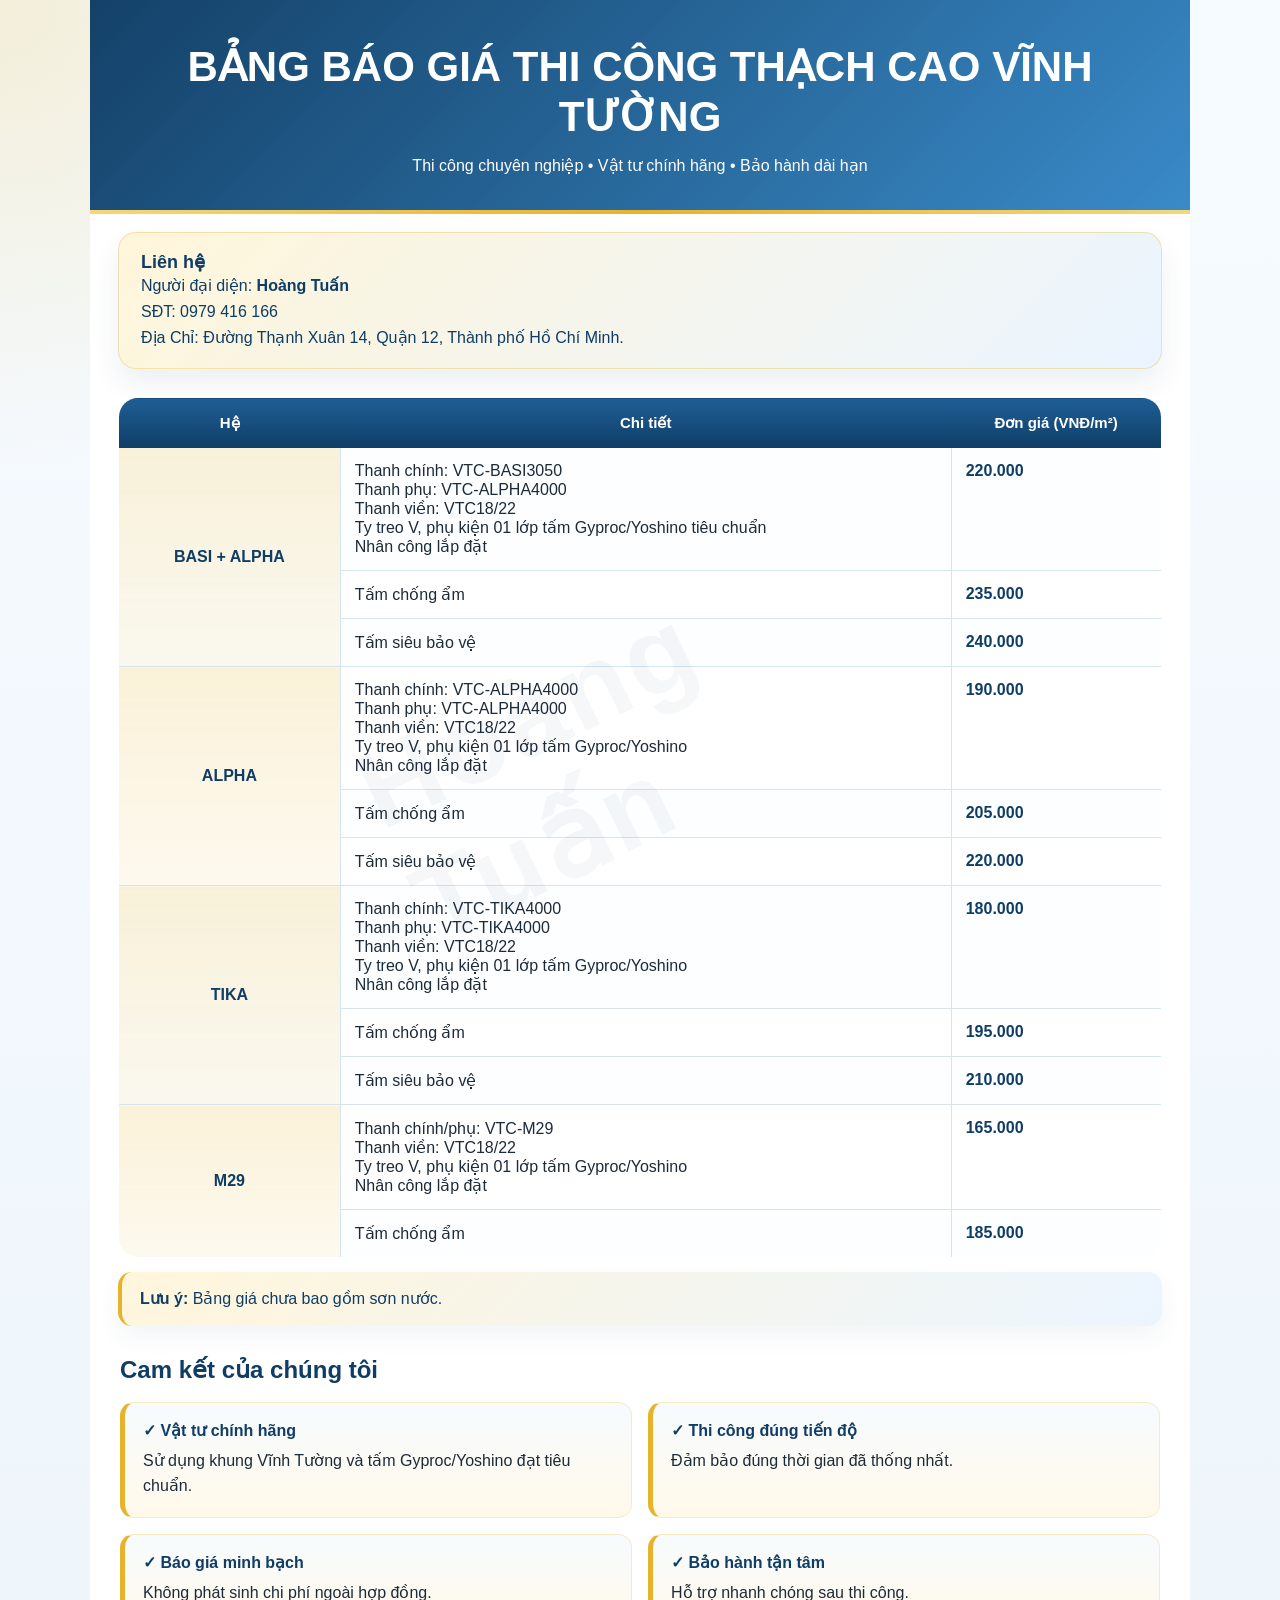
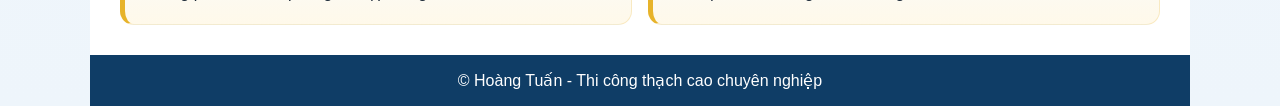
<file: index.html>
<!DOCTYPE html>
<html lang="vi">

<head>
    <meta charset="UTF-8">
    <title>Bảng Báo Giá Thi Công Thạch Cao</title>
    <link rel="stylesheet" href="style.css">
</head>

<body>
    <div class="container">
        <header>
            <h1>BẢNG BÁO GIÁ THI CÔNG THẠCH CAO VĨNH TƯỜNG</h1>
            <p>Thi công chuyên nghiệp • Vật tư chính hãng • Bảo hành dài hạn</p>
        </header>
        <div class="contact contact-top">
            <h2>Liên hệ</h2>
            <p>Người đại diện: <b>Hoàng Tuấn</b></p>
            <p>SĐT: 0979 416 166</p>
            <p>Địa Chỉ: Đường Thạnh Xuân 14, Quận 12, Thành phố Hồ Chí Minh.</p>
        </div>
        <div id="pricing-table"></div>
        <div class="pricing-note">
            <p><strong>Lưu ý:</strong> Bảng giá chưa bao gồm sơn nước.</p>
        </div>
        <div class="section">
            <h2>Cam kết của chúng tôi</h2>
            <div class="cards">
                <div class="card"><b>✓ Vật tư chính hãng</b>
                    <p>Sử dụng khung Vĩnh Tường và tấm Gyproc/Yoshino đạt tiêu chuẩn.</p>
                </div>
                <div class="card"><b>✓ Thi công đúng tiến độ</b>
                    <p>Đảm bảo đúng thời gian đã thống nhất.</p>
                </div>
                <div class="card"><b>✓ Báo giá minh bạch</b>
                    <p>Không phát sinh chi phí ngoài hợp đồng.</p>
                </div>
                <div class="card"><b>✓ Bảo hành tận tâm</b>
                    <p>Hỗ trợ nhanh chóng sau thi công.</p>
                </div>
            </div>
        </div>
        <div class="footer">© Hoàng Tuấn - Thi công thạch cao chuyên nghiệp</div>
    </div>
    <script src="pricing.js"></script>
    <script>
        renderPricingTable({ targetId: 'pricing-table', priceOffset: 0 });
    </script>
</body>

</html>
</file>
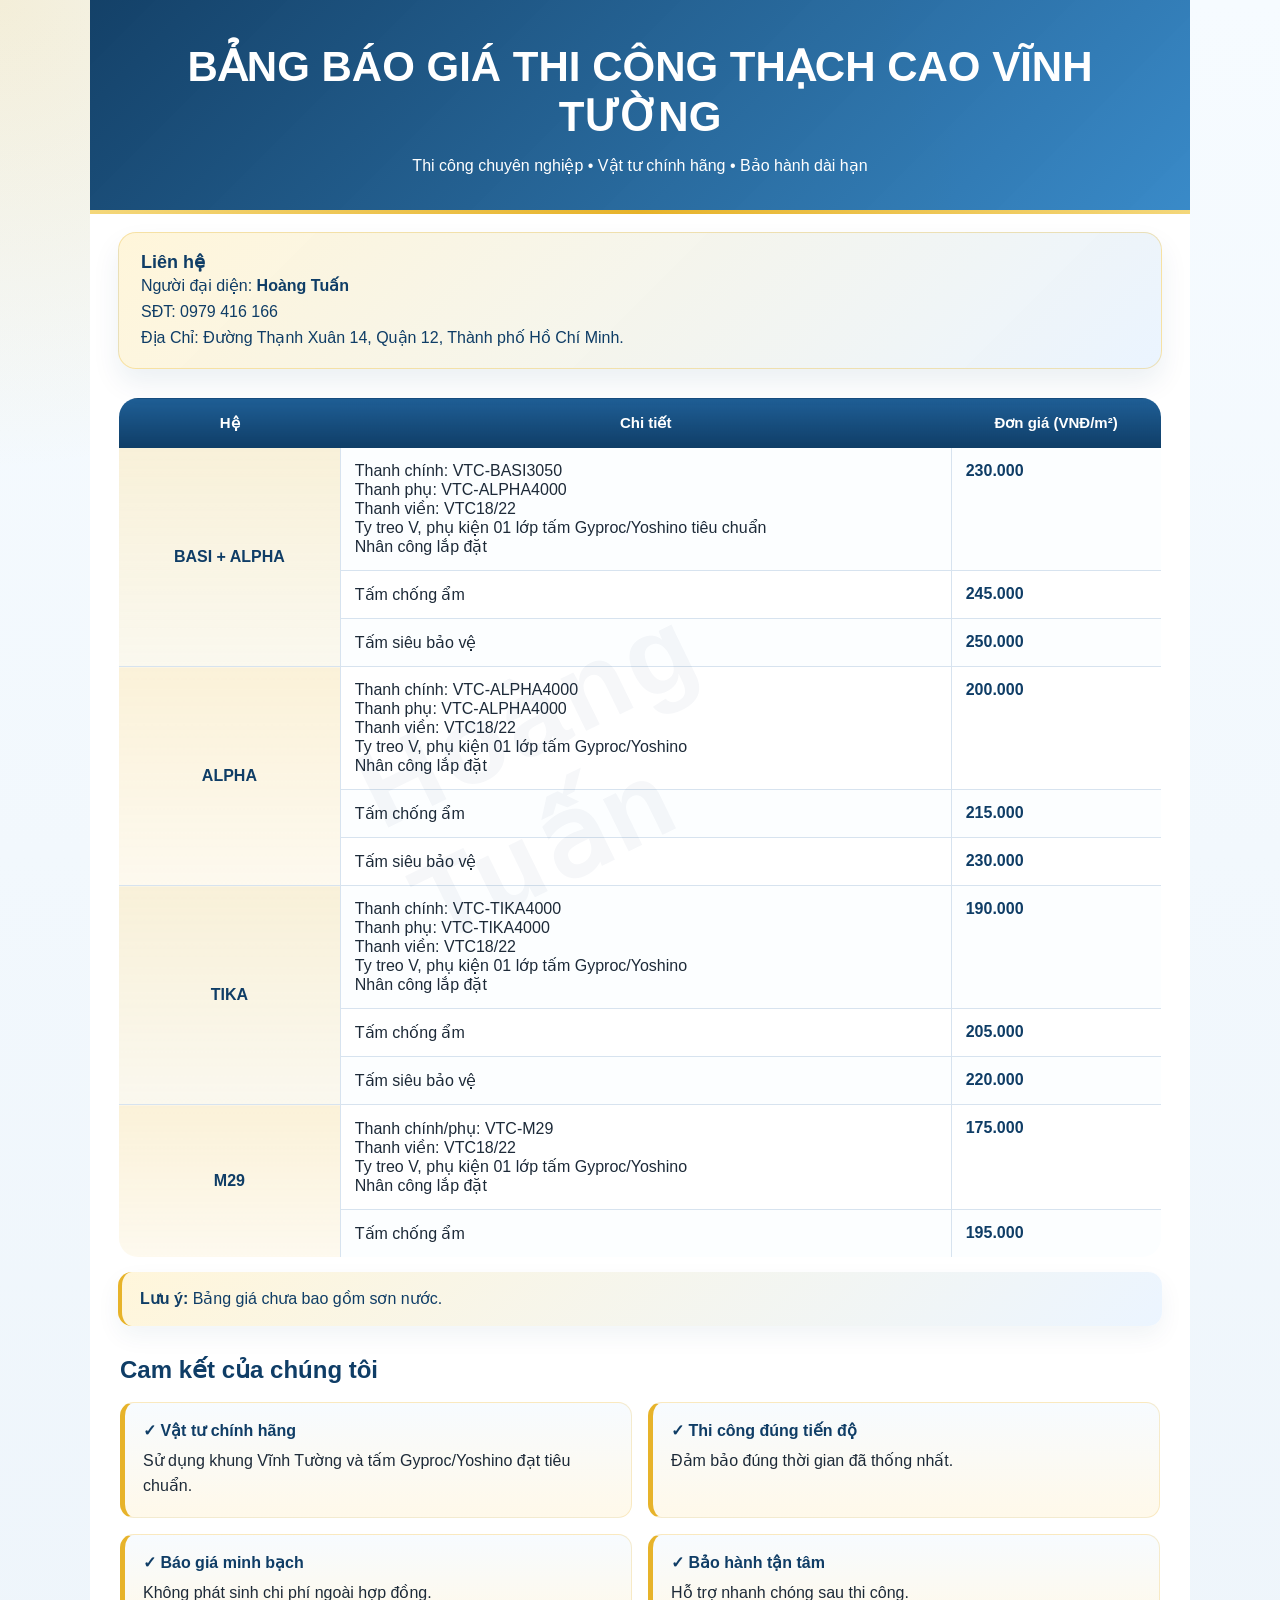
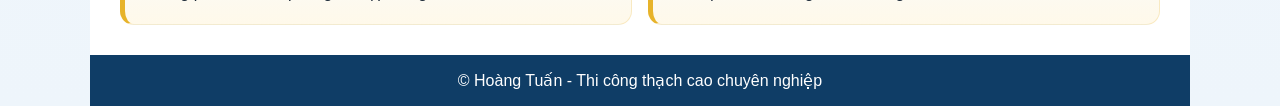
<file: index2.html>
<!DOCTYPE html>
<html lang="vi">

<head>
    <meta charset="UTF-8">
    <title>Bảng Báo Giá Thi Công Thạch Cao</title>
    <link rel="stylesheet" href="style.css">
</head>

<body>
    <div class="container">
        <header>
            <h1>BẢNG BÁO GIÁ THI CÔNG THẠCH CAO VĨNH TƯỜNG</h1>
            <p>Thi công chuyên nghiệp • Vật tư chính hãng • Bảo hành dài hạn</p>
        </header>
        <div class="contact contact-top">
            <h2>Liên hệ</h2>
            <p>Người đại diện: <b>Hoàng Tuấn</b></p>
            <p>SĐT: 0979 416 166</p>
            <p>Địa Chỉ: Đường Thạnh Xuân 14, Quận 12, Thành phố Hồ Chí Minh.</p>
        </div>
        <div id="pricing-table"></div>
        <div class="pricing-note">
            <p><strong>Lưu ý:</strong> Bảng giá chưa bao gồm sơn nước.</p>
        </div>
        <div class="section">
            <h2>Cam kết của chúng tôi</h2>
            <div class="cards">
                <div class="card"><b>✓ Vật tư chính hãng</b>
                    <p>Sử dụng khung Vĩnh Tường và tấm Gyproc/Yoshino đạt tiêu chuẩn.</p>
                </div>
                <div class="card"><b>✓ Thi công đúng tiến độ</b>
                    <p>Đảm bảo đúng thời gian đã thống nhất.</p>
                </div>
                <div class="card"><b>✓ Báo giá minh bạch</b>
                    <p>Không phát sinh chi phí ngoài hợp đồng.</p>
                </div>
                <div class="card"><b>✓ Bảo hành tận tâm</b>
                    <p>Hỗ trợ nhanh chóng sau thi công.</p>
                </div>
            </div>
        </div>
        <div class="footer">© Hoàng Tuấn - Thi công thạch cao chuyên nghiệp</div>
    </div>
    <script src="pricing.js"></script>
    <script>
        renderPricingTable({ targetId: 'pricing-table', priceOffset: 10000 });
    </script>
</body>

</html>
</file>
<file: style.css>
:root {
            --blue-900: #0f3d66;
            --blue-700: #1f5f96;
            --blue-500: #2d83c5;
            --blue-100: #eaf4ff;
            --gold-500: #e7b32a;
            --gold-300: #f4d77a;
            --gold-100: #fff5d8;
            --ink: #1d2a38;
            --line: #d7e3ef;
            --surface: #ffffff;
            --surface-soft: #f7fbff;
        }

        * {
            box-sizing: border-box;
        }

        body {
            margin: 0;
            font-family: "Segoe UI", Tahoma, Geneva, Verdana, sans-serif;
            color: var(--ink);
            background:
                radial-gradient(circle at top left, rgba(231, 179, 42, .18), transparent 22%),
                linear-gradient(180deg, #f6fbff 0%, #eef5fb 100%);
            /* padding: 24px; */
        }

        .container {
            max-width: 1100px;
            margin: 0 auto;
            background: var(--surface);
            /* border: 1px solid rgba(31, 95, 150, .12); */
            /* border-radius: 24px; */
            /* box-shadow: 0 18px 40px rgba(15, 61, 102, .12); */
            overflow: hidden;
            position: relative;
        }

        .container:after {
            content: "Hoàng Tuấn";
            position: absolute;
            top: 43%;
            left: 50%;
            transform: translate(-50%, -50%) rotate(-26deg);
            font-size: 110px;
            color: rgba(15, 61, 102, .04);
            font-weight: 700;
            letter-spacing: 4px;
            pointer-events: none;
        }

        header {
            background:
                linear-gradient(135deg, rgba(15, 61, 102, .98), rgba(45, 131, 197, .94)),
                linear-gradient(90deg, rgba(231, 179, 42, .2), transparent);
            color: #fff;
            padding: 42px 40px 36px;
            text-align: center;
            position: relative;
        }

        header:before {
            content: "";
            position: absolute;
            inset: auto 0 0;
            height: 4px;
            background: linear-gradient(90deg, var(--gold-300), var(--gold-500), var(--gold-300));
        }

        .eyebrow {
            display: inline-block;
            margin-bottom: 12px;
            padding: 6px 12px;
            border-radius: 999px;
            background: rgba(255, 245, 216, .15);
            border: 1px solid rgba(244, 215, 122, .45);
            color: var(--gold-100);
            font-size: 13px;
            font-weight: 600;
            letter-spacing: .08em;
            text-transform: uppercase;
        }

        h1 {
            margin: 0 0 10px;
            font-size: clamp(28px, 4vw, 42px);
            line-height: 1.2;
        }

        header p,
        .contact p,
        .card p {
            margin: 0;
            line-height: 1.6;
        }

        #pricing-table {
            padding: 28px 28px 0;
        }

        .pricing-note {
            margin: 14px 28px 0;
            padding: 14px 18px;
            border-left: 4px solid var(--gold-500);
            border-radius: 14px;
            background: linear-gradient(135deg, rgba(255, 245, 216, .92), rgba(234, 244, 255, .92));
            color: var(--blue-900);
            box-shadow: 0 10px 24px rgba(15, 61, 102, .06);
        }

        .pricing-note p {
            margin: 0;
            line-height: 1.6;
        }

        table {
            width: 100%;
            border-collapse: collapse;
            overflow: hidden;
            border-radius: 20px;
            background: var(--surface);
            border: 1px solid var(--line);
        }

        th {
            background: linear-gradient(180deg, var(--blue-700), var(--blue-900));
            color: #fff;
            padding: 16px 14px;
            font-size: 15px;
        }

        td {
            padding: 14px;
            border-bottom: 1px solid var(--line);
            border-right: 1px solid var(--line);
            vertical-align: top;
        }

        tbody tr:nth-child(odd) {
            background: #fcfeff;
        }

        tbody tr:hover {
            background: var(--blue-100);
        }

        td:last-child,
        th:last-child {
            border-right: none;
        }

        tbody tr:last-child td {
            border-bottom: none;
        }

        .system-name {
            background: linear-gradient(180deg, rgba(231, 179, 42, .18), rgba(231, 179, 42, .08));
            color: var(--blue-900);
            font-weight: 700;
            min-width: 160px;
            vertical-align: middle;
            text-align: center;
        }

        .price {
            color: var(--blue-900);
            font-weight: 700;
            white-space: nowrap;
        }

        .section,
        .contact {
            padding: 30px;
        }

        .section h2,
        .contact h2 {
            margin: 0 0 18px;
            color: var(--blue-900);
        }

        .cards {
            display: grid;
            grid-template-columns: repeat(2, minmax(0, 1fr));
            gap: 16px;
        }

        .card {
            background: linear-gradient(180deg, var(--surface-soft), #fff9ea);
            padding: 18px;
            border: 1px solid rgba(231, 179, 42, .22);
            border-left: 5px solid var(--gold-500);
            border-radius: 14px;
        }

        .card b {
            color: var(--blue-900);
            display: inline-block;
            margin-bottom: 8px;
        }

        .contact {
            background: linear-gradient(180deg, rgba(231, 179, 42, .06), rgba(45, 131, 197, .05));
        }

        .contact-top {
            gap: 10px 18px;
            align-items: center;
            margin: 0 28px;
            margin-top: 18px;
            padding: 18px 22px;
            border: 1px solid rgba(231, 179, 42, .32);
            border-radius: 18px;
            background:
                linear-gradient(135deg, rgba(255, 245, 216, .95), rgba(234, 244, 255, .96));
            box-shadow: 0 14px 28px rgba(15, 61, 102, .08);
            position: relative;
            z-index: 1;
        }

        .contact-top h2 {
            margin: 0;
            font-size: 18px;
        }

        .contact-top p {
            color: var(--blue-900);
        }

        .footer {
            text-align: center;
            background: var(--blue-900);
            color: #fff;
            padding: 16px;
        }

        @media (max-width: 768px) {

            /* body {
                padding: 12px;
            }
*/
            header,
            .section,
            .contact,
            #pricing-table,
            .pricing-note {
                padding-left: 10px;
                padding-right: 10px;
                padding-top: 10px;
                padding-bottom: 10px;
            }

            .pricing-note {
                margin: 0 10px;
            }

            .contact-top {
                margin: 10px 10px 0 10px;

            }

            .system-name {

                min-width: 100px;

            }

            .cards {
                grid-template-columns: 1fr;
            }

            /*
            table,
            thead,
            tbody,
            th,
            td,
            tr {
                display: block;
            }

            thead {
                display: none;
            }

            table {
                border: none;
                background: transparent;
            }

   

            tbody tr {
                border: 1px solid var(--line);
                border-radius: 16px;
                overflow: hidden;
                background: var(--surface);
                box-shadow: 0 8px 22px rgba(15, 61, 102, .08);
            }

            td {
                border-right: none;
                border-bottom: 1px solid var(--line);
            }

            tbody tr td:last-child {
                border-bottom: none;
            }

            */

        }
</file>
